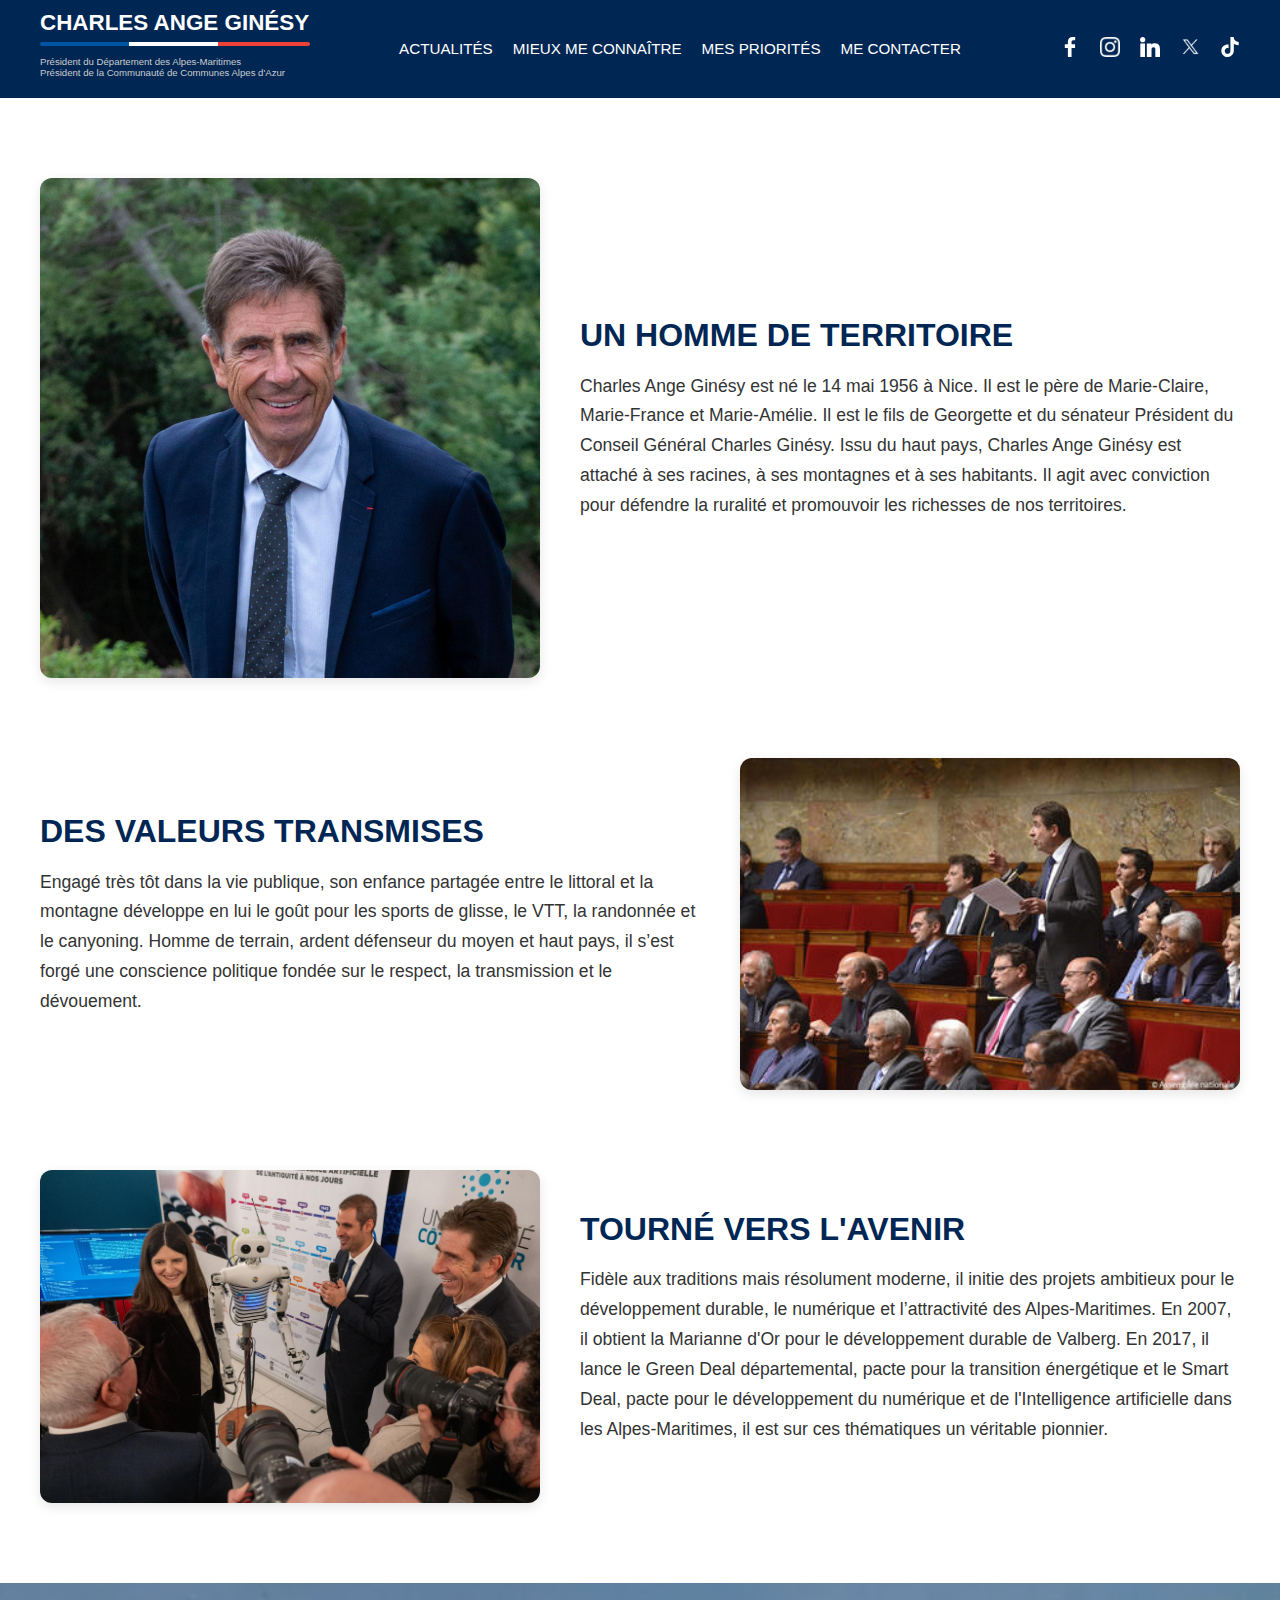
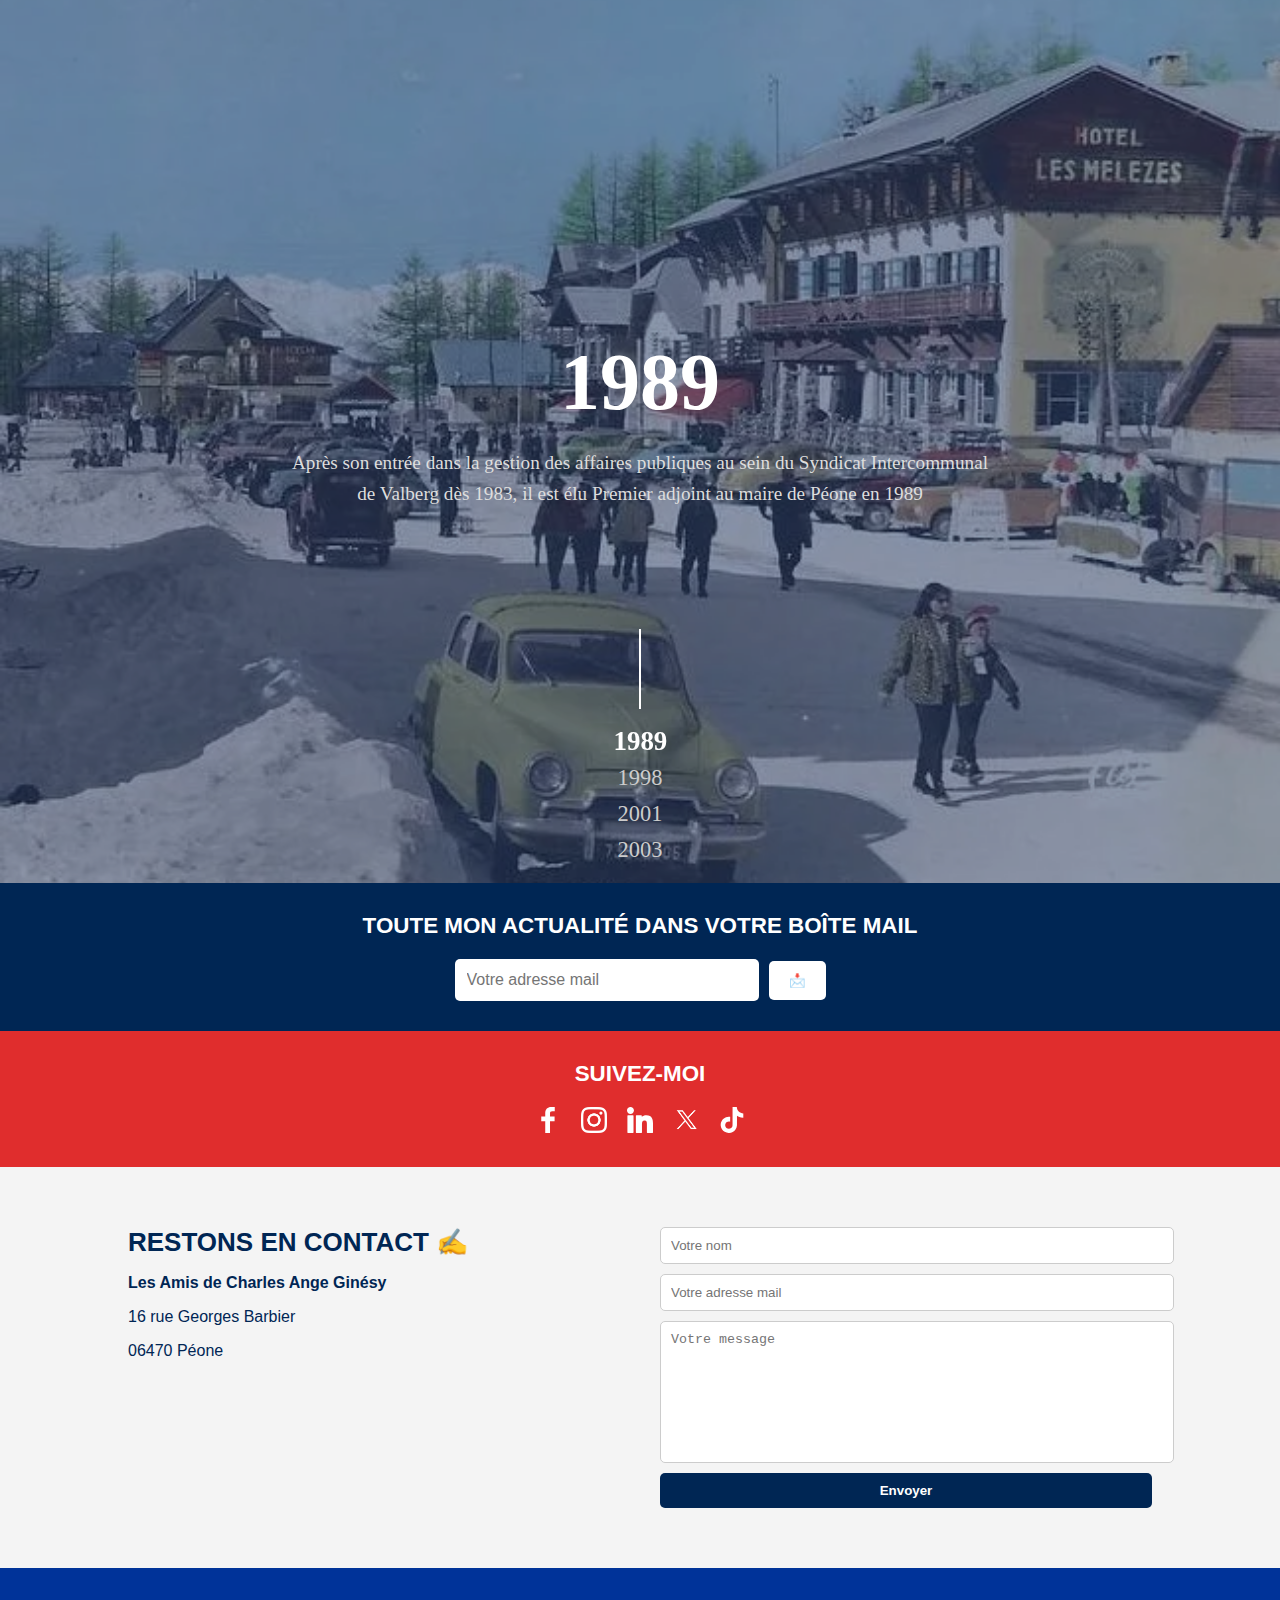
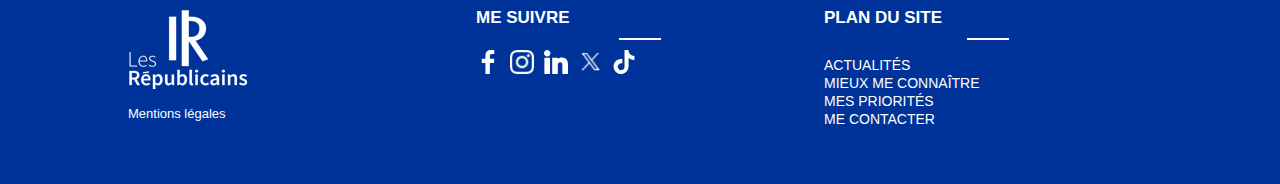
<file: index.html>
<!DOCTYPE html>
<html lang="fr">
<head>
  <meta charset="UTF-8">
  <meta name="viewport" content="width=device-width, initial-scale=1.0">
  <title>Charles Ange Ginésy</title>
  <link rel="stylesheet" href="style.css">
  <link rel="icon" type="image/cag-icon" href="favicon.ico">

  
</head>
<body>
  <header>
    <div class="header-left">
      <h1 class="header-title">
  <a href="https://pastoa.github.io/ginesy-site/">CHARLES ANGE GINÉSY</a>
</h1>
<div class="liseret"></div>
      <p class="header-subtitle">Président du Département des Alpes-Maritimes<br>Président de la Communauté de Communes Alpes d'Azur</p>
    </div>
    <button id="menu-toggle" onclick="toggleMenu()">☰</button>
    <nav>
      <ul>
        <li><a href="https://pastoa.github.io/actualites/">ACTUALITÉS</a></li>
        <li><a href="https://pastoa.github.io/meconnaitre/">MIEUX ME CONNAÎTRE</a></li>
        <li><a href="https://pastoa.github.io/ginesy-site/#priorites">MES PRIORITÉS</a></li>
        <li><a href="https://pastoa.github.io/ginesy-site/#contact">ME CONTACTER</a></li>
      </ul>
    </nav>
    <div class="social-icons">
      <a href="https://www.facebook.com/CAGinesy/" target="_blank"><img src="images/facebook-logo.svg" alt="Facebook"></a>
      <a href="https://www.instagram.com/ca_ginesy/" target="_blank"><img src="images/instagram.png" alt="Instagram"></a>
      <a href="https://www.linkedin.com/in/caginesy/" target="_blank"><img src="images/linkedin-big-logo.svg" alt="LinkedIn"></a>
      <a href="https://x.com/ca_ginesy" target="_blank"><img src="images/x.png" alt="X"></a>
      <a href="https://www.tiktok.com/@charlesangeginesy" target="_blank"><img src="images/tiktokgood.svg" alt="TikTok"></a>
    </div>
  </header>


<section class="modern-profile">
  <div class="profile-block">
    <img src="images/territoire.jpg" alt="Territoire" />
    <div class="profile-text">
      <h2>Un homme de territoire</h2>
      <p>Charles Ange Ginésy est né le 14 mai 1956 à Nice. Il est le père de Marie-Claire, Marie-France et Marie-Amélie. Il est le fils de Georgette et du sénateur Président du Conseil Général Charles Ginésy. Issu du haut pays, Charles Ange Ginésy est attaché à ses racines, à ses montagnes et à ses habitants. Il agit avec conviction pour défendre la ruralité et promouvoir les richesses de nos territoires.</p>
    </div>
  </div>

  <div class="profile-block reverse">
    <img src="images/enfance.jpg" alt="Enfance" />
    <div class="profile-text">
      <h2>Des valeurs transmises</h2>
      <p>Engagé très tôt dans la vie publique, son enfance partagée entre le littoral et la montagne développe en lui le goût pour les sports de glisse, le VTT, la randonnée et le canyoning. Homme de terrain, ardent défenseur du moyen et haut pays, il s’est forgé une conscience politique fondée sur le respect, la transmission et le dévouement.</p>
    </div>
  </div>

  <div class="profile-block">
    <img src="images/innovation.jpg" alt="Innovation" />
    <div class="profile-text">
      <h2>Tourné vers l'avenir</h2>
      <p>Fidèle aux traditions mais résolument moderne, il initie des projets ambitieux pour le développement durable, le numérique et l’attractivité des Alpes-Maritimes. En 2007, il obtient la Marianne d'Or pour le développement durable de Valberg. En 2017, il lance le Green Deal départemental, pacte pour la transition énergétique et le Smart Deal, pacte pour le développement du numérique et de l'Intelligence artificielle dans les Alpes-Maritimes, il est sur ces thématiques un véritable pionnier.</p>
    </div>
  </div>
</section>

<section class="timeline-container" id="timeline">
  <div class="timeline-slide active" style="background-image: url('images/valberg-1989.webp');">
    <h2>1989</h2>
    <p>Après son entrée dans la gestion des affaires publiques au sein du Syndicat Intercommunal de Valberg dès 1983, il est élu Premier adjoint au maire de Péone en 1989</p>
  </div>
    <div class="timeline-slide" style="background-image: url('region-sud.jpg');">
    <h2>1998</h2>
    <p>Élu Conseiller Régional Provence-Alpes-Côte d'Azur, en 2003 il deviendra Président du Groupe RPR à la Région</p>
  </div>
  <div class="timeline-slide" style="background-image: url('images/mairie-2001.webp');">
    <h2>2001</h2>
    <p>Élu Maire de Péone-Valberg</p>
  </div>
    <div class="timeline-slide" style="background-image: url('guillaumes.jpg');">
    <h2>2003</h2>
    <p>Élu Conseiller Général du canton de Guillaumes lors d'élections cantonales partielles avec 75,40% des suffrages</p>
  </div>
  
      <div class="timeline-slide" style="background-image: url('cd.jpg');">
    <h2>2004</h2>
    <p>Réélu Conseiller Général du canton de Guillaumes et nommé 1er Vice-président du Conseil Général des Alpes-Maritimes</p>
  </div>
  
  <div class="timeline-slide" style="background-image: url('le-perchoir-le-fauteuil-du-president.jpg');">
    <h2>2005–2007</h2>
    <p>Député de la 5ᵉ circonscription des Alpes-Maritimes<br><em>3 juillet 2005 – 19 juin 2007 et 20 juillet 2007- 1er avril 2008</em></p>
  </div>
  
    <div class="timeline-slide" style="background-image: url('valberg.webp');">
    <h2>2008</h2>
    <p>Réélu Maire de Péone-Valberg au 1er tour avec près de 92,5% des voix</p>
  </div>
   
  <div class="timeline-slide" style="background-image: url('media-dissolution-assemblee-nationale.jpg');">  
      <h2>2009–2010</h2>
    <p>Député de la 5ᵉ circonscription des Alpes-Maritimes<br><em>23 juillet 2009 – 14 décembre 2010</em></p>
  </div>
  
  <div class="timeline-slide" style="background-image: url('beuil.jpg');">       
  <h2>2011</h2>
    <p>Réélu Conseiller Général du Canton de Guillaumes au 1er tour avec 68,76% des suffrages</p>
  </div>
  
  <div class="timeline-slide" style="background-image: url('5ede4edc4bd1e_maxnewsworldthree848574.jpg');"> 
       <h2>2012</h2>
    <p>Élu Député de la 2ᵉ circonscription des Alpes-Maritimes</p>
  </div>

      <div class="timeline-slide" style="background-image: url('images/initial-ginesy.jpg');"> 
       <h2>2014</h2>
    <p>Élu Président de l'Association Nationale des Maires des Stations de Montagne (ANMSM), Élu Président de la Communauté de Communes Alpes d'Azur (CCAA)</p>
  </div>

        <div class="timeline-slide" style="background-image: url('Charles-Ange-GINESY.jpg');"> 
       <h2>2015</h2>
    <p> Réélu Conseiller départemental du canton de Vence et nommé 1er Vice-président du Département des Alpes-Maritimes</p>
  </div>

    <div class="timeline-slide" style="background-image: url('images/E46ObpaXMAI8AUN-PcLh60a0.webp');">
    <h2>2017</h2>
    <p>Élu Président du Département des Alpes-Maritimes</p>
  </div>
  
  <div class="timeline-slide" style="background-image: url('cag.jpg');">
    <h2>2021</h2>
    <p>Réélu Président du Département des Alpes-Maritimes</p>
  </div>

  
  <div class="timeline-dates-wrapper">
  <div class="timeline-vertical-line"></div>
  <div class="timeline-dates" id="dates-bar">
  </div>
</div>


</section>



  
  <section class="newsletter">
    <h2>TOUTE MON ACTUALITÉ DANS VOTRE BOÎTE MAIL</h2>
    <form>
      <input type="email" placeholder="Votre adresse mail">
      <button type="submit">📩</button>
    </form>
  </section>

  <section class="suivez-moi">
    <h2>SUIVEZ-MOI</h2>
    <div class="icons">
      <a href="https://www.facebook.com/CAGinesy/" target="_blank"><img src="images/facebook-logo.svg" alt="Facebook"></a>
      <a href="https://www.instagram.com/ca_ginesy/" target="_blank"><img src="images/instagram.png" alt="Instagram"></a>
      <a href="https://www.linkedin.com/in/caginesy/" target="_blank"><img src="images/linkedin-big-logo.svg" alt="LinkedIn"></a>
      <a href="https://x.com/ca_ginesy" target="_blank"><img src="images/x.png" alt="X"></a>
      <a href="https://www.tiktok.com/@charlesangeginesy" target="_blank"><img src="images/tiktokgood.svg" alt="TikTok"></a>
    </div>
  </section> 

  <!-- SECTION RESTONS EN CONTACT -->
<section class="contact" id="contact">
  <div class="contact-container">
    <div class="contact-info">
      <h2>RESTONS EN CONTACT ✍️</h2>
      <div class="adresse">
        <p><strong>Les Amis de Charles Ange Ginésy</strong></p>
        <p>16 rue Georges Barbier</p>
        <p>06470 Péone</p>
      </div>
    </div>
    <div class="contact-form">
      <form>
        <input type="text" placeholder="Votre nom" required>
        <input type="email" placeholder="Votre adresse mail" required>
        <textarea placeholder="Votre message" required></textarea>
        <button type="submit">Envoyer</button>
      </form>
    </div>
  </div>
</section>

<!-- FOOTER -->
<footer>
  <div class="footer-container">
    <div class="footer-col logo">
      <img src="images/LR_logo_blanc_120x84.webp" alt="Logo LR">
      <a href="#" class="footer-link">Mentions légales</a>
    </div>
    <div class="footer-col follow">
      <h3>ME SUIVRE</h3>
      <hr>
      <div class="footer-icons">
      <a href="https://www.facebook.com/CAGinesy/" target="_blank"><img src="images/facebook-logo.svg" alt="Facebook"></a>
      <a href="https://www.instagram.com/ca_ginesy/" target="_blank"><img src="images/instagram.png" alt="Instagram"></a>
      <a href="https://www.linkedin.com/in/caginesy/" target="_blank"><img src="images/linkedin-big-logo.svg" alt="LinkedIn"></a>
      <a href="https://x.com/ca_ginesy" target="_blank"><img src="images/x.png" alt="X"></a>
      <a href="https://www.tiktok.com/@charlesangeginesy" target="_blank"><img src="images/tiktokgood.svg" alt="TikTok"></a>
      </div>
    </div>
    <div class="footer-col sitemap">
      <h3>PLAN DU SITE</h3>
      <hr>
      <ul>
        <li><a href="https://pastoa.github.io/actualites/">ACTUALITÉS</a></li>
        <li><a href="https://pastoa.github.io/meconnaitre/">MIEUX ME CONNAÎTRE</a></li>
        <li><a href="https://pastoa.github.io/ginesy-site/#priorites">MES PRIORITÉS</a></li>
        <li><a href="https://pastoa.github.io/ginesy-site/#contact">ME CONTACTER</a></li>
      </ul>
    </div>
  </div>
</footer>

<script>
  const slides = document.querySelectorAll('.timeline-slide');
  const timeline = document.getElementById('timeline');

  let index = 0;
  let isScrolling = false;
  let scrollUnlocked = false;

  const allDates = [
    "1989", "1998", "2001", "2003", "2004", "2005", "2008", "2009","2011", "2012", "2014", "2015", "2017", "2021"
  ];

  // === Génération dynamique des dates ===
  const dateBar = document.getElementById('dates-bar');
  function renderDates() {
    dateBar.innerHTML = ''; // reset

    const visibleRange = 3; // 3 avant + 3 après
    const start = Math.max(0, index - visibleRange);
    const end = Math.min(allDates.length, index + visibleRange + 1);

    for (let i = start; i < end; i++) {
      const span = document.createElement('span');
      span.textContent = allDates[i];
      if (i === index) span.classList.add('active');
      span.dataset.index = i;
      span.addEventListener('click', () => {
        index = i;
        updateSlide(index);
      });
      dateBar.appendChild(span);
    }
  }

  function updateSlide(newIndex) {
    slides.forEach((slide, i) => {
      slide.classList.toggle('active', i === newIndex);
    });
    renderDates();
  }

  function unlockScroll() {
    document.documentElement.style.overflow = 'auto';
    document.body.style.overflow = 'auto';
    scrollUnlocked = true;
  }

  function handleWheel(event) {
    if (isScrolling || scrollUnlocked) return;

    // Ne capture le scroll QUE dans la timeline
    const rect = timeline.getBoundingClientRect();
    const isInTimeline = rect.top <= 50 && rect.bottom >= window.innerHeight / 2;
    if (!isInTimeline) return;

    isScrolling = true;
    const direction = event.deltaY > 0 ? 1 : -1;
    const nextIndex = index + direction;

    if (nextIndex >= 0 && nextIndex < slides.length) {
      index = nextIndex;
      updateSlide(index);
    }

    if (index === slides.length - 1) {
      setTimeout(unlockScroll, 800);
    }

    setTimeout(() => {
      isScrolling = false;
    }, 800);
  }

  document.addEventListener('DOMContentLoaded', () => {
  updateSlide(index);
  window.addEventListener('wheel', handleWheel, { passive: true });

  const toggleBtn = document.getElementById("menu-toggle");
  const nav = document.querySelector("nav ul");

  toggleBtn.addEventListener("click", () => {
    nav.classList.toggle("show");
  });
});

 
</script>


  </body>

</html>
</file>
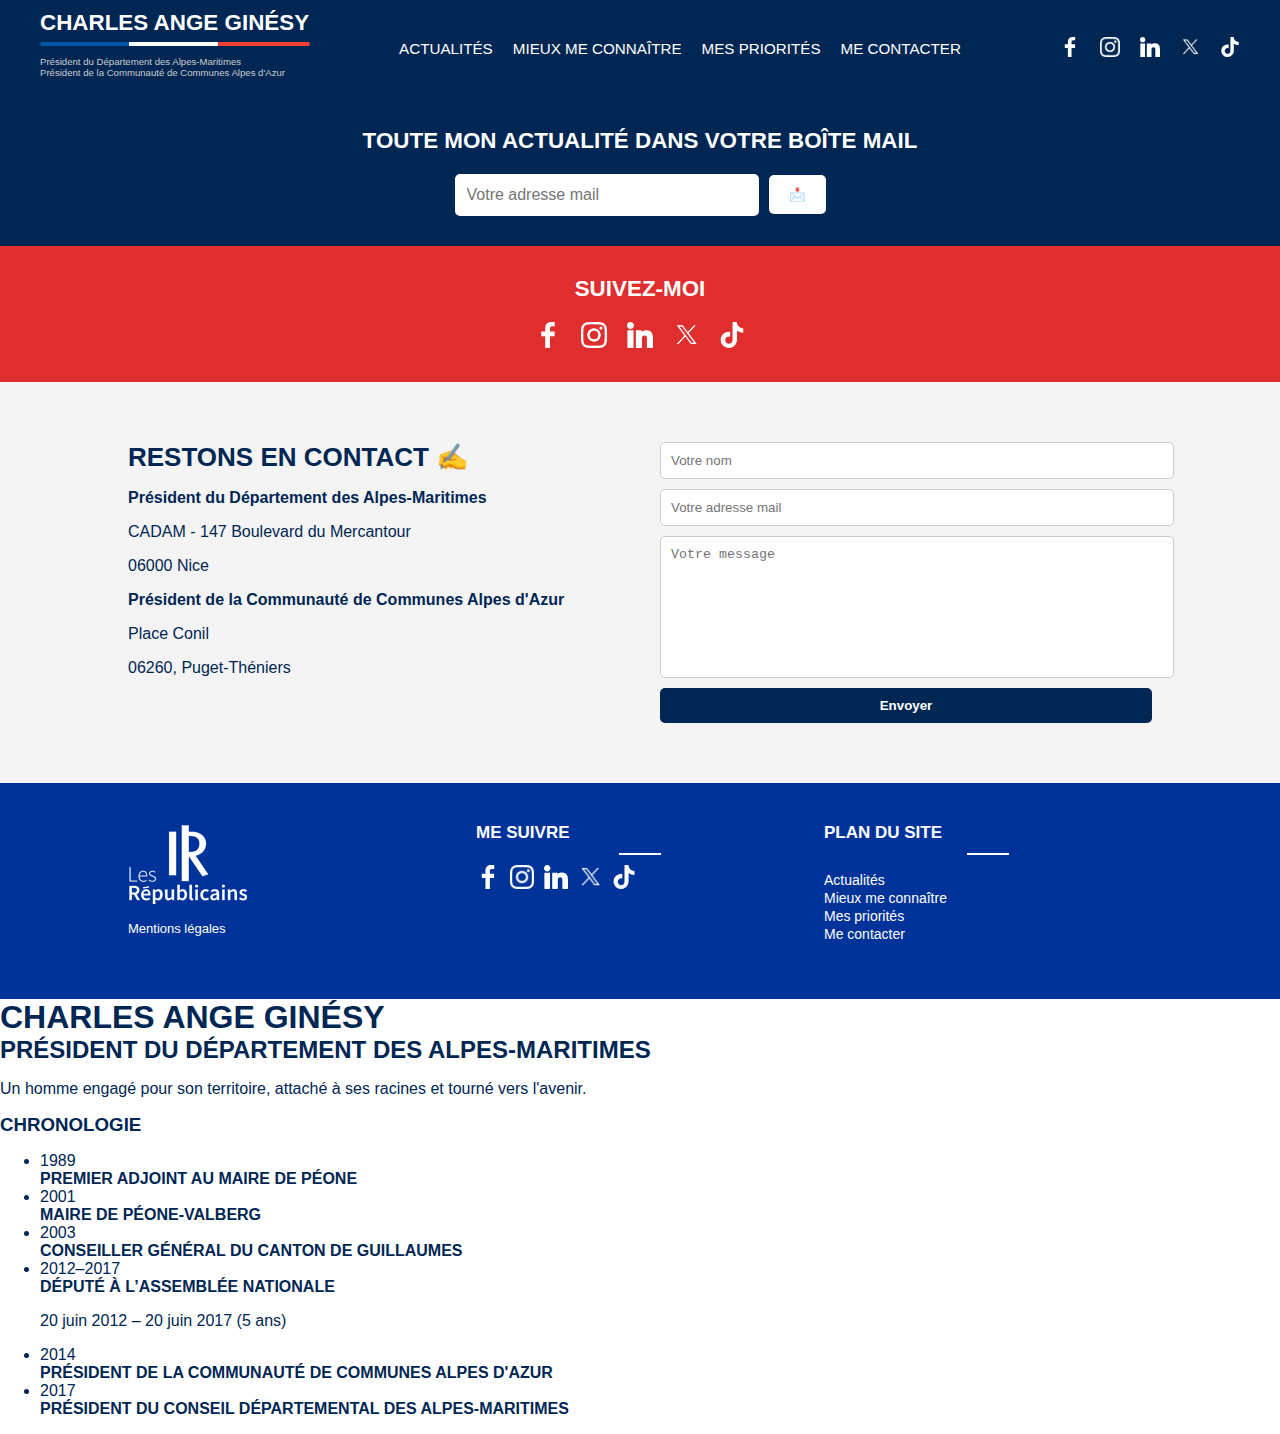
<file: mieux-me-connaitre-final.html>
<!DOCTYPE html>
<html lang="fr">
<head>
  <meta charset="UTF-8">
  <meta name="viewport" content="width=device-width, initial-scale=1.0">
  <title>Charles Ange Ginésy</title>
  <link rel="stylesheet" href="style.css">
  <link rel="icon" type="image/cag-icon" href="favicon.ico">
  <script>
    function toggleMenu() {
      const nav = document.querySelector("nav ul");
      nav.style.display = nav.style.display === "flex" ? "none" : "flex";
        </script>
</head>
<body>
  <header>
    <div class="header-left">
      <h1 class="header-title">
  <a href="index.html">CHARLES ANGE GINÉSY</a>
</h1>
<div class="liseret"></div>
      <p class="header-subtitle">Président du Département des Alpes-Maritimes<br>Président de la Communauté de Communes Alpes d'Azur</p>
    </div>
    <button id="menu-toggle" onclick="toggleMenu()">☰</button>
    <nav>
      <ul>
        <li><a href="https://pastoa.github.io/actualites/">ACTUALITÉS</a></li>
        <li><a href="#connaitre">MIEUX ME CONNAÎTRE</a></li>
        <li><a href="#priorites">MES PRIORITÉS</a></li>
        <li><a href="#contact">ME CONTACTER</a></li>
      </ul>
    </nav>
    <div class="social-icons">
      <a href="https://www.facebook.com/CAGinesy/" target="_blank"><img src="images/facebook-logo.svg" alt="Facebook"></a>
      <a href="https://www.instagram.com/ca_ginesy/" target="_blank"><img src="images/instagram.png" alt="Instagram"></a>
      <a href="https://www.linkedin.com/in/caginesy/" target="_blank"><img src="images/linkedin-big-logo.svg" alt="LinkedIn"></a>
      <a href="https://x.com/ca_ginesy" target="_blank"><img src="images/x.png" alt="X"></a>
      <a href="https://www.tiktok.com/@charlesangeginesy" target="_blank"><img src="images/tiktokgood.svg" alt="TikTok"></a>
    </div>
  </header>

 

<script>
  const observer = new IntersectionObserver((entries) => {
    entries.forEach(entry => {
      if (entry.isIntersecting) {
        entry.target.classList.add("visible");
      }
    });
  }, {
    threshold: 0.1
  });

  document.querySelectorAll('.timeline-item').forEach(item => {
    observer.observe(item);
  });
</script>


  <section class="newsletter">
    <h2>TOUTE MON ACTUALITÉ DANS VOTRE BOÎTE MAIL</h2>
    <form>
      <input type="email" placeholder="Votre adresse mail">
      <button type="submit">📩</button>
    </form>
  </section>

  <section class="suivez-moi">
    <h2>SUIVEZ-MOI</h2>
    <div class="icons">
      <a href="https://www.facebook.com/CAGinesy/" target="_blank"><img src="images/facebook-logo.svg" alt="Facebook"></a>
      <a href="https://www.instagram.com/ca_ginesy/" target="_blank"><img src="images/instagram.png" alt="Instagram"></a>
      <a href="https://www.linkedin.com/in/caginesy/" target="_blank"><img src="images/linkedin-big-logo.svg" alt="LinkedIn"></a>
      <a href="https://x.com/ca_ginesy" target="_blank"><img src="images/x.png" alt="X"></a>
      <a href="https://www.tiktok.com/@charlesangeginesy" target="_blank"><img src="images/tiktokgood.svg" alt="TikTok"></a>
    </div>
  </section> 

  <!-- SECTION RESTONS EN CONTACT -->
<section class="contact" id="contact">
  <div class="contact-container">
    <div class="contact-info">
      <h2>RESTONS EN CONTACT ✍️</h2>
      <div class="adresse">
        <p><strong>Président du Département des Alpes-Maritimes</strong></p>
        <p>CADAM - 147 Boulevard du Mercantour</p>
        <p>06000 Nice</p>
        <p><strong>Président de la Communauté de Communes Alpes d'Azur</strong></p>
        <p>Place Conil</p>
        <p>06260, Puget-Théniers</p>
      </div>
    </div>
    <div class="contact-form">
      <form>
        <input type="text" placeholder="Votre nom" required>
        <input type="email" placeholder="Votre adresse mail" required>
        <textarea placeholder="Votre message" required></textarea>
        <button type="submit">Envoyer</button>
      </form>
    </div>
  </div>
</section>

<!-- FOOTER -->
<footer>
  <div class="footer-container">
    <div class="footer-col logo">
      <img src="images/LR_logo_blanc_120x84.webp" alt="Logo LR">
      <a href="#" class="footer-link">Mentions légales</a>
    </div>
    <div class="footer-col follow">
      <h3>ME SUIVRE</h3>
      <hr>
      <div class="footer-icons">
      <a href="https://www.facebook.com/CAGinesy/" target="_blank"><img src="images/facebook-logo.svg" alt="Facebook"></a>
      <a href="https://www.instagram.com/ca_ginesy/" target="_blank"><img src="images/instagram.png" alt="Instagram"></a>
      <a href="https://www.linkedin.com/in/caginesy/" target="_blank"><img src="images/linkedin-big-logo.svg" alt="LinkedIn"></a>
      <a href="https://x.com/ca_ginesy" target="_blank"><img src="images/x.png" alt="X"></a>
      <a href="https://www.tiktok.com/@charlesangeginesy" target="_blank"><img src="images/tiktokgood.svg" alt="TikTok"></a>
      </div>
    </div>
    <div class="footer-col sitemap">
      <h3>PLAN DU SITE</h3>
      <hr>
      <ul>
        <li><a href="#actualites">Actualités</a></li>
        <li><a href="#connaitre">Mieux me connaître</a></li>
        <li><a href="#priorites">Mes priorités</a></li>
        <li><a href="#contact">Me contacter</a></li>
      </ul>
    </div>
  </div>
</footer>

  </body>

</html>
<section class="bio-hero">
  <div class="bio-intro">
    <h1>Charles Ange Ginésy</h1>
    <h2>Président du Département des Alpes-Maritimes</h2>
    <p>Un homme engagé pour son territoire, attaché à ses racines et tourné vers l'avenir.</p>
  </div>
</section>

<section class="timeline-section">
  <div class="container">
    <h3>Chronologie</h3>
    <ul class="timeline">
      <li class="timeline-item"><span class="date">1989</span><div class="content"><h4>Premier adjoint au maire de Péone</h4></div></li>
      <li class="timeline-item"><span class="date">2001</span><div class="content"><h4>Maire de Péone-Valberg</h4></div></li>
      <li class="timeline-item"><span class="date">2003</span><div class="content"><h4>Conseiller général du canton de Guillaumes</h4></div></li>
      <li class="timeline-item"><span class="date">2012–2017</span><div class="content"><h4>Député à l’Assemblée nationale</h4><p>20 juin 2012 – 20 juin 2017 (5 ans)</p></div></li>
      <li class="timeline-item"><span class="date">2014</span><div class="content"><h4>Président de la communauté de communes Alpes d'Azur</h4></div></li>
      <li class="timeline-item"><span class="date">2017</span><div class="content"><h4>Président du Conseil départemental des Alpes-Maritimes</h4></div></li>
    </ul>
  </div>
</section>

<script>
  const observer = new IntersectionObserver((entries) => {
    entries.forEach(entry => {
      if (entry.isIntersecting) {
        entry.target.classList.add("visible");
      }
    });
  }, {
    threshold: 0.1
  });

  document.querySelectorAll('.timeline-item').forEach(item => {
    observer.observe(item);
  });
</script>
</file>
<file: style.css>
/* RESET & FONDAMENTAUX */
body {
  margin: 0;
  font-family: "Helvetica Neue", sans-serif;
  color: #002654;
  background-color: #fff;
}


h1, h2, h3, h4 {
  text-transform: uppercase;
  margin: 0;
}

/* LISERET BLEU BLANC ROUGE */
.liseret {
  height: 4px;
  width: 270px;
  background: linear-gradient(to right, #0055A4 33%, white 33% 66%, #EF4135 66%);
  margin: 6px 0 10px 0;
  border-radius: 2px;
}

/* HEADER */
header {
  background-color: #002654;
  color: white;
  display: flex;
  align-items: center;
  justify-content: space-between;
  padding: 10px 40px;
  flex-wrap: wrap;
  position: relative;
}

.header-left {
  max-width: 300px;
}

.header-title {
  font-size: 1.4em;
  font-weight: bold;
}

.header-title a {
  text-decoration: none;      
  color: inherit;              
  font-weight: inherit;  
}
.header-subtitle {
  font-size: 0.60em;
  color: #ccc;
}

nav ul {
  display: flex;
  list-style: none;
  padding: 0;
  margin: 0 20px;
  gap: 20px;
}

nav a {
  color: white;
  text-decoration: none;
  font-size: 0.95em;
  transition: color 0.3s ease;
}

nav a:hover {
  color: #66b3ff;
}

#menu-toggle {
  display: none;
  background: none;
  border: none;
  color: white;
  font-size: 26px;
  margin-left: auto;
  cursor: pointer;
}

.social-icons {
  display: flex;
  gap: 10px;
  align-items: center;
}

.social-icons img {
  width: 20px;
  height: 20px;
  margin-left: 10px;
  transition: transform 0.3s;
  filter: brightness(0) invert(1);
}

.social-icons img:hover {
  transform: scale(1.1);
}



/* === MODERN PROFILE SECTIONS === */
.modern-profile {
  max-width: 1200px;
  margin: 80px auto;
  padding: 0 20px;
  display: flex;
  flex-direction: column;
  gap: 80px;
}

.profile-block {
  display: flex;
  align-items: center;
  gap: 40px;
  flex-wrap: wrap;
}

.profile-block.reverse {
  flex-direction: row-reverse;
}

.profile-block img {
  flex: 1 1 45%;
  max-width: 500px;
  width: 100%;
  border-radius: 12px;
  box-shadow: 0 4px 12px rgba(0, 0, 0, 0.1);
}

.profile-text {
  flex: 1 1 50%;
}

.profile-text h2 {
  font-size: 2em;
  color: #002654;
  margin-bottom: 15px;
}

.profile-text p {
  font-size: 1.1em;
  color: #333;
  line-height: 1.7;
}

.timeline-container {
  position: relative;
  height: 100vh;
  width: 100%;
  overflow: hidden;
  background-color: #002654;
  color: white;
  font-family: 'Georgia', serif;
}

.timeline-slide {
  position: absolute;
  top: 0;
  left: 0;
  height: 100vh;
  width: 100%;
  background-size: cover;
  background-position: center;
  display: flex;
  flex-direction: column;
  justify-content: center;
  align-items: center;
  opacity: 0;
  transition: opacity 0.7s ease;
  z-index: 0;
}

.timeline-slide.active {
  opacity: 1;
  z-index: 1;
}

.timeline-slide h2 {
  font-size: 5em;
  margin: 0;
  position: relative;
  z-index: 1;
}

.timeline-slide p {
  font-size: 1.2em;
  max-width: 700px;
  text-align: center;
  line-height: 1.6;
  margin-top: 20px;
  color: #ddd;
  position: relative;
  z-index: 1;
}

.timeline-slide::before {
  content: "";
  position: absolute;
  inset: 0;
  background: rgba(0, 40, 100, 0.45); /* bleu profond avec transparence */
  z-index: 0;
}


.timeline-dates-wrapper {
  position: absolute;
  bottom: 20px;
  width: 100%;
  display: flex;
  flex-direction: column;
  align-items: center;
  z-index: 10;
}

.timeline-vertical-line {
  width: 2px;
  height: 80px;
  background-color: white;
  margin-bottom: 20px;
  transition: height 0.5s ease;
}

.timeline-dates {
  display: flex;
  flex-direction: column;
  gap: 10px;
  align-items: center;
}

.timeline-dates span {
  font-size: 1.4em;
  color: #ccc;
  cursor: pointer;
  transition: 0.3s; transform 0.3s ease;
}

.timeline-dates span.active {
  color: #fff;
  font-weight: bold;
  text-decoration: none;
  transform: scale(1.2);
}


.unlock-message {
  display: none;
  position: absolute;
  bottom: 5px;
  text-align: center;
  width: 100%;
  font-size: 0.95em;
  color: #ccc;
}

.timeline-container.unlocked .unlock-message {
  display: block;
}


/* NEWSLETTER */
.newsletter {
  background-color: #002654;
  color: white;
  padding: 30px 20px;
  text-align: center;
}

.newsletter h2 {
  font-size: 1.4em;
  font-weight: bold;
}

.newsletter form {
  margin-top: 20px;
  display: flex;
  justify-content: center;
  align-items: center;
  flex-wrap: wrap;
  gap: 10px;
}

.newsletter input {
  padding: 12px;
  width: 280px;
  border-radius: 5px;
  border: none;
  font-size: 1em;
}

.newsletter button {
  background: white;
  color: #002654;
  padding: 12px 20px;
  border-radius: 5px;
  border: none;
  font-weight: bold;
  cursor: pointer;
  transition: all 0.3s ease;
}

.newsletter button:hover {
  background-color: #004080;
  color: white;
}

/* SUIVEZ-MOI */
.suivez-moi {
  background: #e02d2d;
  color: white;
  padding: 30px 20px;
  text-align: center;
}

.suivez-moi h2 {
  font-size: 1.4em;
  font-weight: bold;
  margin-bottom: 20px;
}

.suivez-moi .icons {
  display: flex;
  justify-content: center;
  gap: 20px;
  margin-top: 15px;
}

.suivez-moi .icons a img {
  width: 26px;
  filter: brightness(0) invert(1);
  transition: transform 0.3s ease;
}

.suivez-moi .icons a img:hover {
  transform: scale(1.2);
}

/* ==== RESTONS EN CONTACT ==== */
.contact {
  background: #f4f4f4;
  padding: 60px 10%;
}
.contact-container {
  display: flex;
  justify-content: space-between;
  align-items: flex-start;
  gap: 40px;
  flex-wrap: wrap;
}
.contact-info {
  flex: 1;
}
.contact-info h2 {
  font-size: 26px;
}
.contact-info .icon-courrier {
  height: 30px;
  margin-bottom: 10px;
}
.contact-form {
  flex: 1;
}
.contact-form form {
  display: flex;
  flex-direction: column;
  gap: 10px;
}
.contact-form input,
.contact-form textarea {
  padding: 10px;
  width: 100%;
  border: 1px solid #ccc;
  border-radius: 5px;
}
.contact-form textarea {
  height: 120px;
  resize: none;
}
.contact-form button {
  background: #002654;
  color: white;
  padding: 10px;
  border: none;
  border-radius: 5px;
  font-weight: bold;
  cursor: pointer;
}
.contact-form button:hover {
  background: #0055a4;
}

/* ==== FOOTER ==== */
footer {
  background: #003399;
  color: white;
  padding: 40px 10%;
}
.footer-container {
  display: flex;
  justify-content: space-between;
  flex-wrap: wrap;
  gap: 20px;
}
.footer-col {
  flex: 1;
  min-width: 200px;
}
.footer-col h3 {
  font-size: 17px;
  margin-bottom: 10px;
}
.footer-col hr {
  width: 40px;
  border: 1px solid white;
  margin-bottom: 10px;
}
.footer-icons {
  display: flex;
  gap: 10px;
  flex-wrap: wrap;
}
.footer-icons img {
  height: 24px;
  filter: brightness(0) invert(1);
}
.footer-link {
  display: block;
  margin-top: 10px;
  font-size: 13px;
  color: white;
  text-decoration: none;
}
.footer-col ul {
  list-style: none;
  padding: 0;
}
.footer-col ul li a {
  color: white;
  text-decoration: none;
  font-size: 14px;
}
.footer-col ul li a:hover {
  text-decoration: underline;
}
</file>
